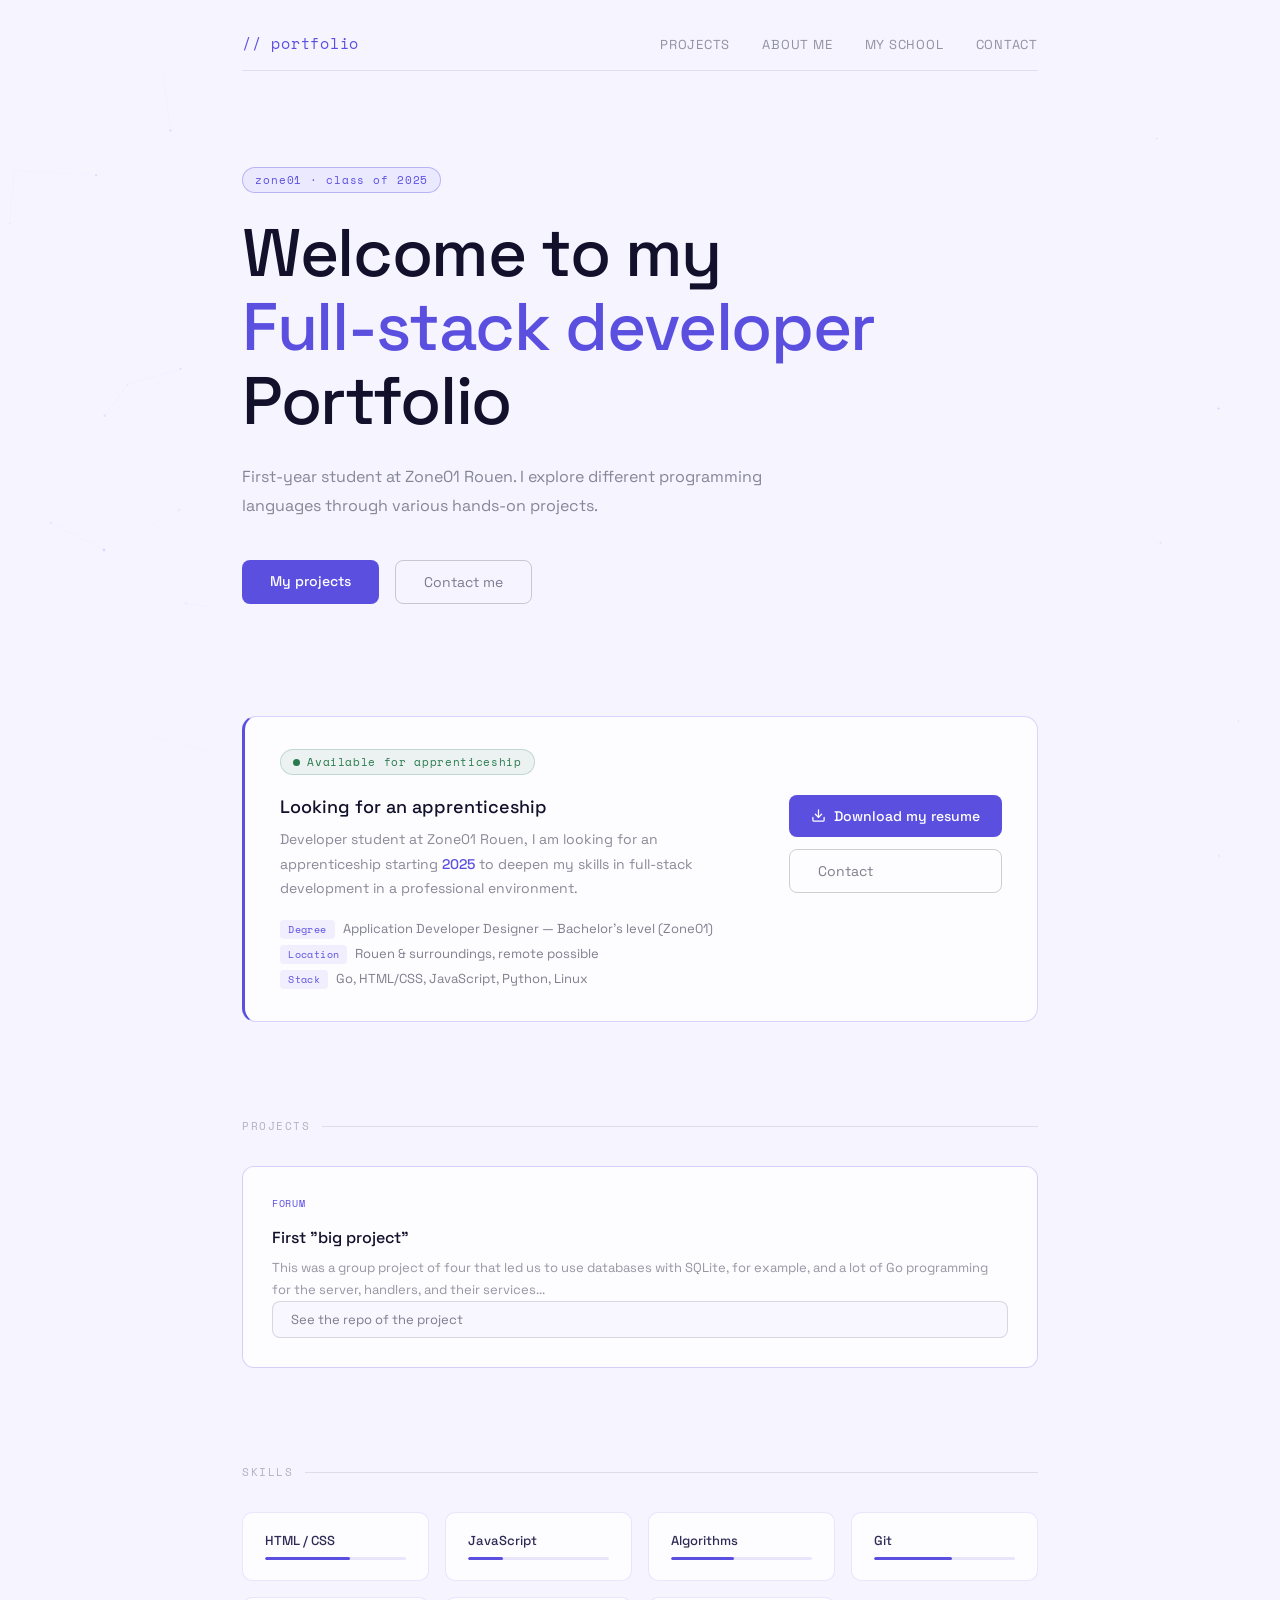
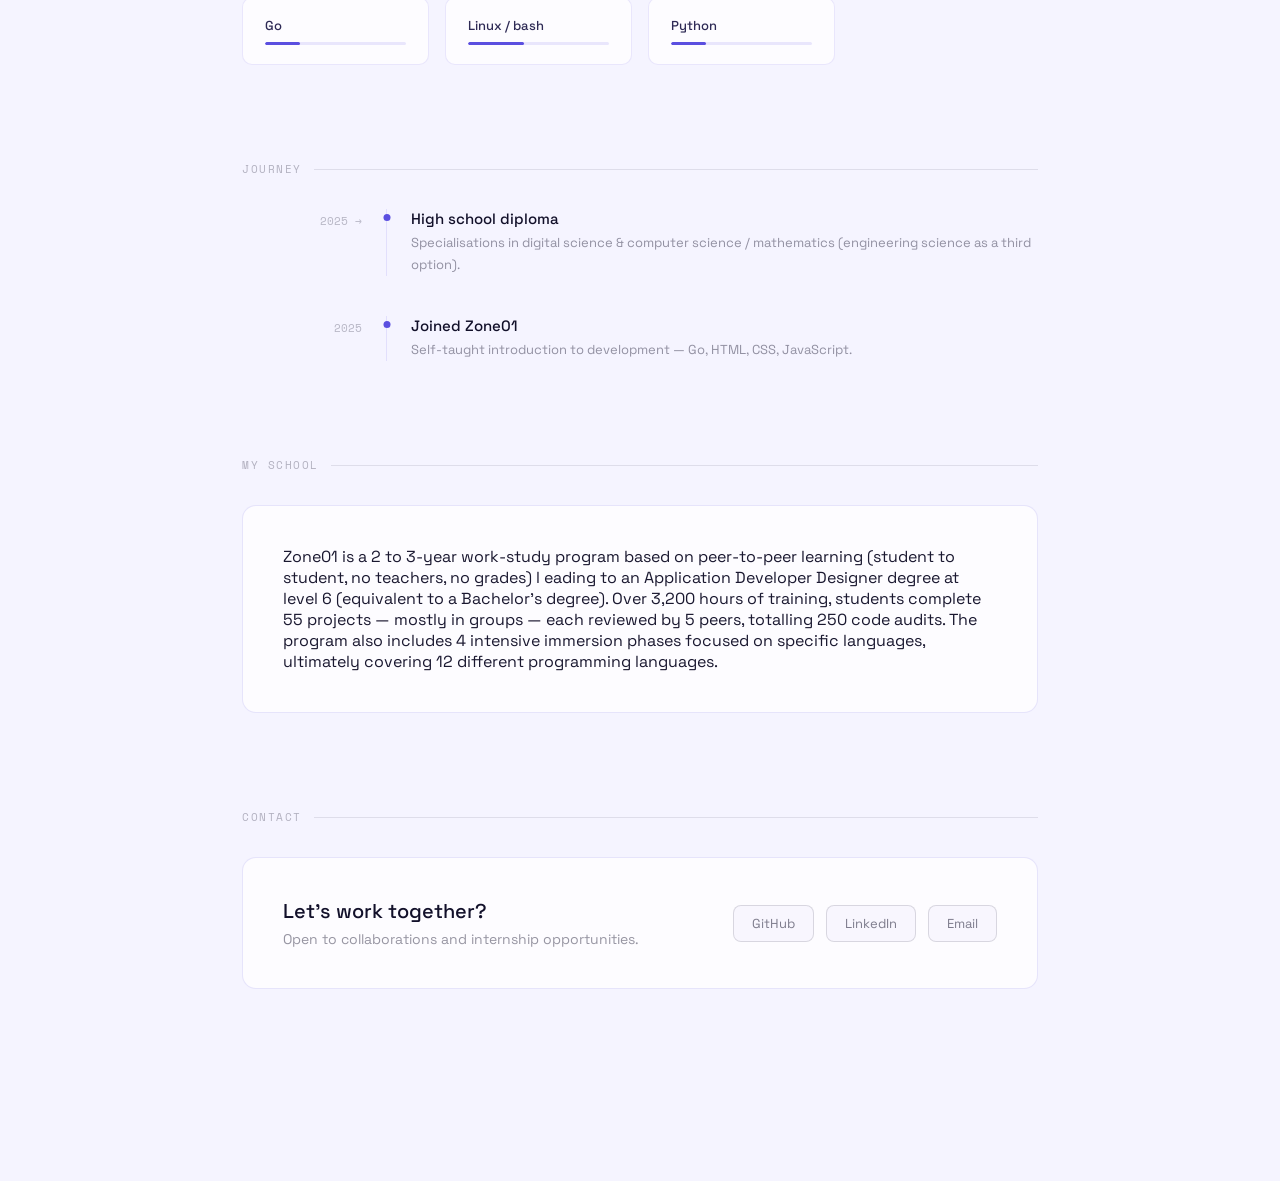
<file: index.html>
<!DOCTYPE html>
<html lang="en">
<head>
  <meta charset="UTF-8">
  <meta name="viewport" content="width=device-width, initial-scale=1.0">
  <link rel="stylesheet" href="index.css"/>
  <title>My Portfolio</title>
</head>
<body>

<canvas id="bg"></canvas>

<div class="port">
  <nav>
    <div class="logo">// portfolio</div>
    <ul>
      <li><a href="#projets" onclick="smoothScroll('projets')">Projects</a></li>
      <li><a href="#parcours" onclick="smoothScroll('parcours')">About me</a></li>
      <li><a href="#my-school" onclick="smoothScroll('my-school')">My school</a></li>
      <li><a href="#contact" onclick="smoothScroll('contact')">Contact</a></li>
    </ul>
  </nav>

  <div class="hero">
    <div class="hero-tag">zone01 · class of 2025</div>
    <h1>Welcome to my <br><span>Full-stack developer</span><br>Portfolio</h1>
    <p>First-year student at Zone01 Rouen. I explore different programming languages through various hands-on projects.</p>
    <div class="hero-cta">
      <a href="#projets" class="btn-primary" onclick="smoothScroll('projets')">My projects</a>
      <a href="#contact" class="btn-ghost" onclick="smoothScroll('contact')">Contact me</a>
    </div>
  </div>

  <!-- APPRENTICESHIP BANNER -->
  <section id="alternance">
    <div class="alternance-block">
      <div class="alternance-top">
        <div class="alternance-badge">
          <span class="badge-dot"></span>Available for apprenticeship
        </div>
      </div>
      <div class="alternance-body">
        <div class="alternance-content">
          <h3>Looking for an apprenticeship</h3>
          <p>Developer student at Zone01 Rouen, I am looking for an apprenticeship starting <strong>2025</strong> to deepen my skills in full-stack development in a professional environment.</p>
          <ul class="alternance-details">
            <li><span class="detail-label">Degree</span>Application Developer Designer — Bachelor's level (Zone01)</li>
            <li><span class="detail-label">Location</span>Rouen &amp; surroundings, remote possible</li>
            <li><span class="detail-label">Stack</span>Go, HTML/CSS, JavaScript, Python, Linux</li>
          </ul>
        </div>
        <div class="alternance-cta">
          <a href="CV_Paul_Vandewalle.pdf" download class="btn-cv">
            <svg xmlns="http://www.w3.org/2000/svg" width="15" height="15" viewBox="0 0 24 24" fill="none" stroke="currentColor" stroke-width="2" stroke-linecap="round" stroke-linejoin="round" aria-hidden="true"><path d="M21 15v4a2 2 0 0 1-2 2H5a2 2 0 0 1-2-2v-4"/><polyline points="7 10 12 15 17 10"/><line x1="12" y1="15" x2="12" y2="3"/></svg>
            Download my resume
          </a>
          <a href="#contact" onclick="smoothScroll('contact')" class="btn-ghost">Contact</a>
        </div>
      </div>
    </div>
  </section>

  <section id="projets">
    <div class="section-label">projects</div>
    <div class="projects-grid">
      <div class="project-card">
        <div class="tag">Forum</div>
        <h3>First "big project"</h3>
        <p>This was a group project of four that led us to use databases with SQLite, for example, 
          and a lot of Go programming for the server, handlers, and their services...
        </p>
        <a href="https://github.com/Papoute2407/project-forum" class="contact-link" target="_blank">See the repo of the project</a>
      </div>
    </div>
  </section>

  <section id="competences">
    <div class="section-label">skills</div>
    <div class="skills-grid">
      <div class="skill-item">
        <div class="skill-name">HTML / CSS</div>
        <div class="skill-bar-bg"><div class="skill-bar-fill" style="width:60%"></div></div>
      </div>
      <div class="skill-item">
        <div class="skill-name">JavaScript</div>
        <div class="skill-bar-bg"><div class="skill-bar-fill" style="width:25%; animation-delay:0.1s"></div></div>
      </div>
      <div class="skill-item">
        <div class="skill-name">Algorithms</div>
        <div class="skill-bar-bg"><div class="skill-bar-fill" style="width:45%; animation-delay:0.2s"></div></div>
      </div>
      <div class="skill-item">
        <div class="skill-name">Git</div>
        <div class="skill-bar-bg"><div class="skill-bar-fill" style="width:55%; animation-delay:0.3s"></div></div>
      </div>
      <div class="skill-item">
        <div class="skill-name">Go</div>
        <div class="skill-bar-bg"><div class="skill-bar-fill" style="width:25%; animation-delay:0.4s"></div></div>
      </div>
      <div class="skill-item">
        <div class="skill-name">Linux / bash</div>
        <div class="skill-bar-bg"><div class="skill-bar-fill" style="width:40%; animation-delay:0.5s"></div></div>
      </div>
      <div class="skill-item">
        <div class="skill-name">Python</div>
        <div class="skill-bar-bg"><div class="skill-bar-fill" style="width:25%; animation-delay:0.5s"></div></div>
      </div>
    </div>
  </section>

  <section id="parcours">
    <div class="section-label">journey</div>
    <div class="timeline">
      <div class="timeline-item">
        <div class="timeline-date">2025 →</div>
        <div class="timeline-line"><div class="timeline-dot"></div></div>
        <div class="timeline-content">
          <h4>High school diploma</h4>
          <p>Specialisations in digital science &amp; computer science / mathematics (engineering science as a third option).</p>
        </div>
      </div>
      <div class="timeline-item">
        <div class="timeline-date">2025</div>
        <div class="timeline-line"><div class="timeline-dot"></div></div>
        <div class="timeline-content">
          <h4>Joined Zone01</h4>
          <p>Self-taught introduction to development — Go, HTML, CSS, JavaScript.</p>
        </div>
      </div>
    </div>
  </section>

  <section id="my-school">
    <div class="section-label">my school</div>
    <div class="school-tag">
      <p>Zone01 is a 2 to 3-year work-study program based on peer-to-peer learning (student to student, no teachers, no grades) l
        eading to an Application Developer Designer degree at level 6 (equivalent to a Bachelor's degree). Over 3,200 hours of 
        training, students complete 55 projects — mostly in groups — each reviewed by 5 peers, totalling 250 code audits. 
        The program also includes 4 intensive immersion phases focused on specific languages, ultimately covering 12 different programming languages.
      </p>
    </div>
  </section>

  <section id="contact">
    <div class="section-label">contact</div>
    <div class="contact-block">
      <div>
        <h3>Let's work together?</h3>
        <p>Open to collaborations and internship opportunities.</p>
      </div>
      <div class="contact-links">
        <a href="https://github.com/Papoute2407" class="contact-link" target="_blank">GitHub</a>
        <a href="https://www.linkedin.com/in/paul-vandewalle-09b6993b1/" class="contact-link" target="_blank">LinkedIn</a>
        <a href="mailto:paul.vandewalle2407@gmail.com" class="contact-link">Email</a>
      </div>
    </div>
  </section>
</div>

<script src="index.js"></script>
</body>
</html>
</file>
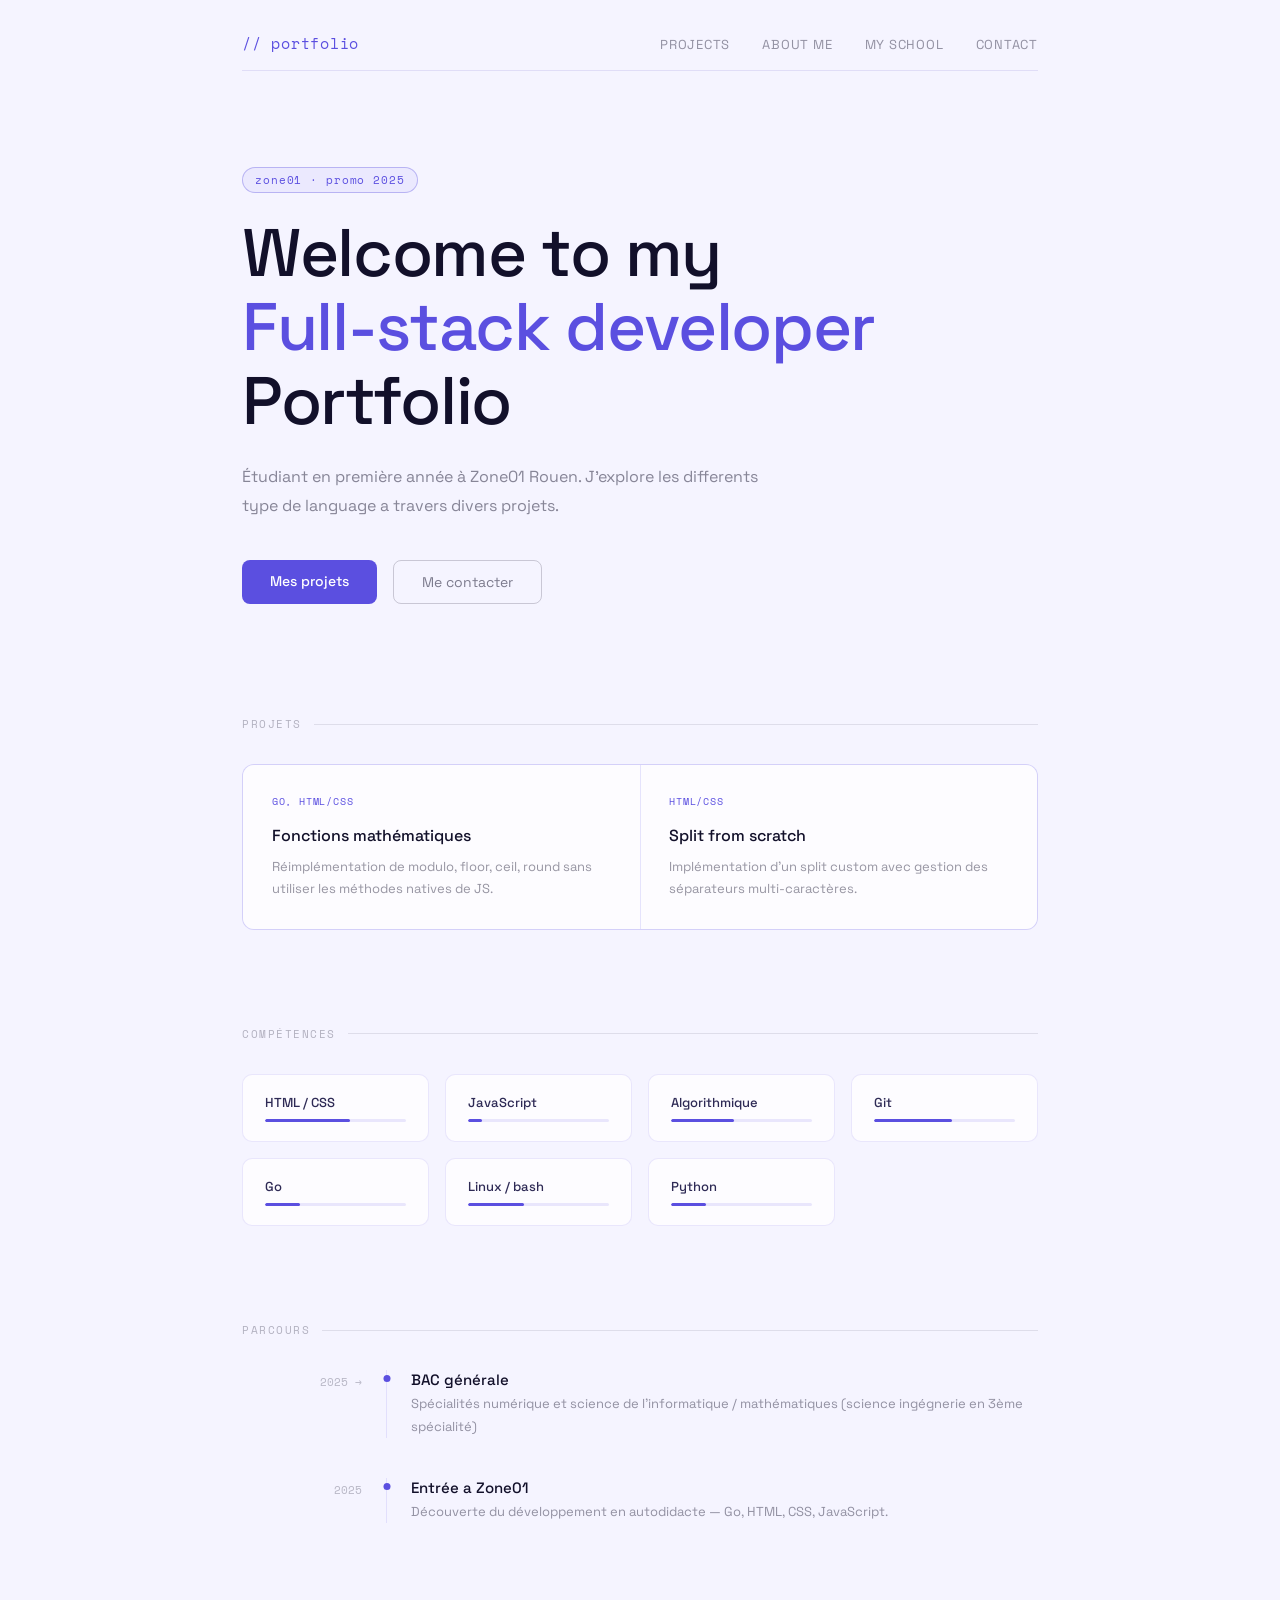
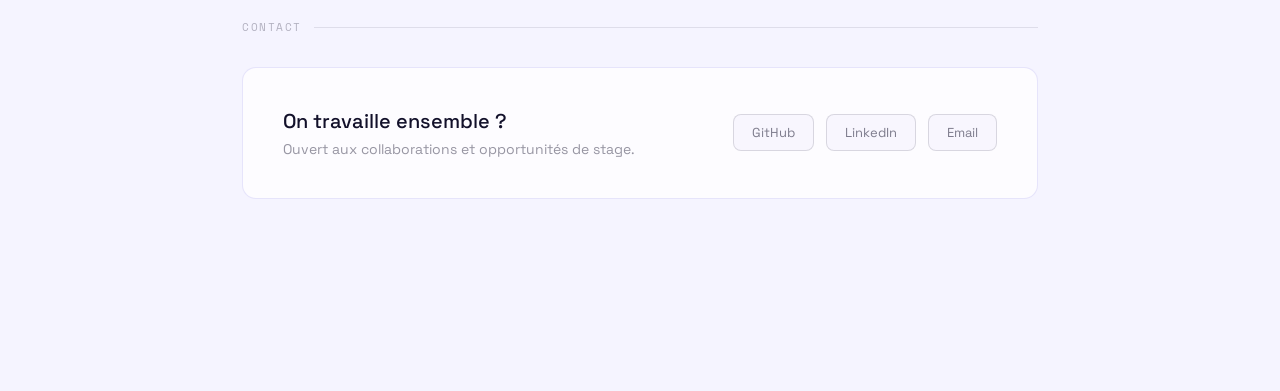
<file: portfolio_zone01.html>
<!DOCTYPE html>
<html lang="fr">
<head>
  <meta charset="UTF-8">
  <meta name="viewport" content="width=device-width, initial-scale=1.0">
  <link rel="stylesheet" href="index.css"/>
  <title>My Portfolio</title>
</head>
<body>

<canvas id="bg"></canvas>

<div class="port">
  <nav>
    <div class="logo">// portfolio</div>
    <ul>
      <li><a href="#">Projects</a></li>
      <li><a href="#">About me</a></li>
      <li><a href="#">My school</a></li>
      <li><a href="#">Contact</a></li>
    </ul>
  </nav>

  <div class="hero">
    <div class="hero-tag">zone01 · promo 2025</div>
    <h1>Welcome to my <br><span>Full-stack developer</span><br>Portfolio</h1>
    <p>Étudiant en première année à Zone01 Rouen. J'explore les differents type de language a travers divers projets.</p>
    <div class="hero-cta">
      <a href="#" class="btn-primary">Mes projets</a>
      <a href="#" class="btn-ghost">Me contacter</a>
    </div>
  </div>

  <section id="projets">
    <div class="section-label">projets</div>
    <div class="projects-grid">
      <div class="project-card">
        <div class="tag">Go, HTML/CSS</div>
        <h3>Fonctions mathématiques</h3>
        <p>Réimplémentation de modulo, floor, ceil, round sans utiliser les méthodes natives de JS.</p>
      </div>
      <div class="project-card">
        <div class="tag">HTML/CSS</div>
        <h3>Split from scratch</h3>
        <p>Implémentation d'un split custom avec gestion des séparateurs multi-caractères.</p>
      </div>
    </div>
  </section>

  <section id="competences">
    <div class="section-label">compétences</div>
    <div class="skills-grid">
      <div class="skill-item">
        <div class="skill-name">HTML / CSS</div>
        <div class="skill-bar-bg"><div class="skill-bar-fill" style="width:60%"></div></div>
      </div>
      <div class="skill-item">
        <div class="skill-name">JavaScript</div>
        <div class="skill-bar-bg"><div class="skill-bar-fill" style="width:10%; animation-delay:0.1s"></div></div>
      </div>
      <div class="skill-item">
        <div class="skill-name">Algorithmique</div>
        <div class="skill-bar-bg"><div class="skill-bar-fill" style="width:45%; animation-delay:0.2s"></div></div>
      </div>
      <div class="skill-item">
        <div class="skill-name">Git</div>
        <div class="skill-bar-bg"><div class="skill-bar-fill" style="width:55%; animation-delay:0.3s"></div></div>
      </div>
      <div class="skill-item">
        <div class="skill-name">Go</div>
        <div class="skill-bar-bg"><div class="skill-bar-fill" style="width:25%; animation-delay:0.4s"></div></div>
      </div>
      <div class="skill-item">
        <div class="skill-name">Linux / bash</div>
        <div class="skill-bar-bg"><div class="skill-bar-fill" style="width:40%; animation-delay:0.5s"></div></div>
      </div>
      <div class="skill-item">
        <div class="skill-name">Python</div>
        <div class="skill-bar-bg"><div class="skill-bar-fill" style="width:25%; animation-delay:0.5s"></div></div>
      </div>
    </div>
  </section>

  <section id="parcours">
    <div class="section-label">parcours</div>
    <div class="timeline">
      <div class="timeline-item">
        <div class="timeline-date">2025 →</div>
        <div class="timeline-line"><div class="timeline-dot"></div></div>
        <div class="timeline-content">
          <h4>BAC générale</h4>
          <p>Spécialités numérique et science de l'informatique / mathématiques (science ingégnerie en 3ème spécialité)</p>
        </div>
      </div>
      <div class="timeline-item">
        <div class="timeline-date">2025</div>
        <div class="timeline-line"><div class="timeline-dot"></div></div>
        <div class="timeline-content">
          <h4>Entrée a Zone01</h4>
          <p>Découverte du développement en autodidacte — Go, HTML, CSS, JavaScript.</p>
        </div>
      </div>
    </div>
  </section>

  <section id="contact">
    <div class="section-label">contact</div>
    <div class="contact-block">
      <div>
        <h3>On travaille ensemble ?</h3>
        <p>Ouvert aux collaborations et opportunités de stage.</p>
      </div>
      <div class="contact-links">
        <a href="https://github.com/Papoute2407" class="contact-link">GitHub</a>
        <a href="https://www.linkedin.com/in/paul-vandewalle-09b6993b1/" class="contact-link">LinkedIn</a>
        <a href="mailto:paul.vandewalle2407@gmail.com" class="contact-link">Email</a>
      </div>
    </div>
  </section>
</div>
<script>index.js</script>
</body>
</html>
</file>
<file: index.css>
@import url('https://fonts.googleapis.com/css2?family=Space+Grotesk:wght@300;400;500;600&family=Space+Mono&display=swap');

* { box-sizing: border-box; margin: 0; padding: 0; }

body, .port {
  background: #f5f4ff;
  color: #1a1830;
  font-family: 'Space Grotesk', sans-serif;
  min-height: 100vh;
}

canvas#bg {
  position: fixed;
  top: 0; left: 0;
  width: 100%; height: 100%;
  z-index: 0;
  pointer-events: none;
}

.port {
  position: relative;
  z-index: 1;
  max-width: 860px;
  margin: 0 auto;
  padding: 0 2rem 6rem;
}

nav {
  display: flex;
  justify-content: space-between;
  align-items: center;
  padding: 2rem 0 1rem;
  border-bottom: 0.5px solid rgba(100,90,200,0.15);
  margin-bottom: 6rem;
}

.logo {
  font-family: 'Space Mono', monospace;
  font-size: 15px;
  color: #5b4fe0;
  letter-spacing: 0.05em;
}

nav ul {
  list-style: none;
  display: flex;
  gap: 2rem;
}

nav ul li a {
  color: rgba(26,24,48,0.45);
  text-decoration: none;
  font-size: 13px;
  letter-spacing: 0.06em;
  text-transform: uppercase;
  transition: color 0.2s;
  cursor: pointer;
}

nav ul li a:hover { color: #1a1830; }

.hero { margin-bottom: 7rem; }

.hero-tag {
  display: inline-block;
  font-family: 'Space Mono', monospace;
  font-size: 11px;
  color: #5b4fe0;
  border: 0.5px solid rgba(91,79,224,0.35);
  padding: 4px 12px;
  border-radius: 20px;
  margin-bottom: 1.5rem;
  letter-spacing: 0.08em;
  background: rgba(91,79,224,0.06);
}

.hero h1 {
  font-size: clamp(2.4rem, 6vw, 4.2rem);
  font-weight: 500;
  line-height: 1.1;
  letter-spacing: -0.02em;
  margin-bottom: 1.5rem;
  color: #12102a;
}

.hero h1 span { color: #5b4fe0; }

.hero p {
  font-size: 16px;
  line-height: 1.8;
  color: rgba(26,24,48,0.5);
  max-width: 520px;
  margin-bottom: 2.5rem;
}

.hero-cta {
  display: flex;
  gap: 1rem;
  flex-wrap: wrap;
}

.btn-primary {
  background: #5b4fe0;
  color: #fff;
  border: none;
  padding: 12px 28px;
  border-radius: 8px;
  font-family: 'Space Grotesk', sans-serif;
  font-size: 14px;
  font-weight: 500;
  cursor: pointer;
  transition: opacity 0.2s, transform 0.15s;
  text-decoration: none;
  display: inline-block;
}

.btn-primary:hover { opacity: 0.85; transform: translateY(-1px); }

.btn-ghost {
  background: transparent;
  color: rgba(26,24,48,0.55);
  border: 0.5px solid rgba(26,24,48,0.2);
  padding: 12px 28px;
  border-radius: 8px;
  font-family: 'Space Grotesk', sans-serif;
  font-size: 14px;
  cursor: pointer;
  transition: border-color 0.2s, color 0.2s;
  text-decoration: none;
  display: inline-block;
}

.btn-ghost:hover { border-color: rgba(26,24,48,0.45); color: #1a1830; }

.section-label {
  font-family: 'Space Mono', monospace;
  font-size: 11px;
  color: rgba(26,24,48,0.3);
  letter-spacing: 0.14em;
  text-transform: uppercase;
  margin-bottom: 2rem;
  display: flex;
  align-items: center;
  gap: 12px;
}

.section-label::after {
  content: '';
  flex: 1;
  height: 0.5px;
  background: rgba(26,24,48,0.1);
}

section { margin-bottom: 6rem; }

/* ── ALTERNANCE ── */
.alternance-block {
  background: #fdfcff;
  border: 0.5px solid rgba(91,79,224,0.22);
  border-left: 3px solid #5b4fe0;
  border-radius: 14px;
  padding: 2rem 2.2rem;
  margin-bottom: 0;
}

.alternance-top {
  margin-bottom: 1.2rem;
}

.alternance-badge {
  display: inline-flex;
  align-items: center;
  gap: 7px;
  font-family: 'Space Mono', monospace;
  font-size: 11px;
  color: #2a7a4e;
  background: rgba(42,122,78,0.08);
  border: 0.5px solid rgba(42,122,78,0.22);
  padding: 4px 12px;
  border-radius: 20px;
  letter-spacing: 0.06em;
}

.badge-dot {
  width: 7px;
  height: 7px;
  background: #2a7a4e;
  border-radius: 50%;
  display: inline-block;
  animation: pulse 2s ease-in-out infinite;
}

@keyframes pulse {
  0%, 100% { opacity: 1; transform: scale(1); }
  50% { opacity: 0.5; transform: scale(0.85); }
}

.alternance-body {
  display: flex;
  justify-content: space-between;
  align-items: flex-start;
  gap: 2rem;
  flex-wrap: wrap;
}

.alternance-content { flex: 1; min-width: 260px; }

.alternance-content h3 {
  font-size: 18px;
  font-weight: 500;
  color: #12102a;
  margin-bottom: 0.6rem;
}

.alternance-content p {
  font-size: 14px;
  color: rgba(26,24,48,0.5);
  line-height: 1.75;
  margin-bottom: 1.2rem;
}

.alternance-content strong {
  color: #5b4fe0;
  font-weight: 500;
}

.alternance-details {
  list-style: none;
  display: flex;
  flex-direction: column;
  gap: 6px;
}

.alternance-details li {
  font-size: 13px;
  color: rgba(26,24,48,0.55);
  display: flex;
  align-items: baseline;
  gap: 8px;
}

.detail-label {
  font-family: 'Space Mono', monospace;
  font-size: 10px;
  color: #5b4fe0;
  background: rgba(91,79,224,0.07);
  padding: 2px 8px;
  border-radius: 4px;
  white-space: nowrap;
  letter-spacing: 0.04em;
}

.alternance-cta {
  display: flex;
  flex-direction: column;
  gap: 0.75rem;
  min-width: 180px;
  align-items: stretch;
}

.btn-cv {
  display: flex;
  align-items: center;
  justify-content: center;
  gap: 8px;
  background: #5b4fe0;
  color: #fff;
  border: none;
  padding: 12px 22px;
  border-radius: 8px;
  font-family: 'Space Grotesk', sans-serif;
  font-size: 14px;
  font-weight: 500;
  cursor: pointer;
  transition: opacity 0.2s, transform 0.15s;
  text-decoration: none;
}

.btn-cv:hover { opacity: 0.85; transform: translateY(-1px); }

/* ── PROJECTS ── */
.projects-grid {
  display: grid;
  grid-template-columns: repeat(auto-fit, minmax(0, 1fr));
  gap: 1px;
  background: rgba(91,79,224,0.1);
  border-radius: 12px;
  overflow: hidden;
  border: 0.5px solid rgba(91,79,224,0.12);
}

.project-card {
  background: #fdfcff;
  padding: 1.8rem;
  transition: background 0.2s;
  cursor: pointer;
}

.project-card:hover { background: #f0eeff; }

.project-card .tag {
  font-family: 'Space Mono', monospace;
  font-size: 10px;
  color: #5b4fe0;
  letter-spacing: 0.08em;
  margin-bottom: 1rem;
  text-transform: uppercase;
}

.project-card h3 {
  font-size: 16px;
  font-weight: 500;
  color: #12102a;
  margin-bottom: 0.6rem;
}

.project-card p {
  font-size: 13px;
  color: rgba(26,24,48,0.45);
  line-height: 1.7;
}

/* ── SKILLS ── */
.skills-grid {
  display: grid;
  grid-template-columns: repeat(auto-fit, minmax(160px, 1fr));
  gap: 1rem;
}

.skill-item {
  background: #fdfcff;
  border: 0.5px solid rgba(91,79,224,0.12);
  border-radius: 10px;
  padding: 1.2rem 1.4rem;
  display: flex;
  flex-direction: column;
  gap: 8px;
}

.skill-name {
  font-size: 13px;
  font-weight: 500;
  color: #2e2a55;
}

.skill-bar-bg {
  height: 3px;
  background: rgba(91,79,224,0.12);
  border-radius: 2px;
  overflow: hidden;
}

.skill-bar-fill {
  height: 100%;
  background: #5b4fe0;
  border-radius: 2px;
  transform-origin: left;
  animation: growBar 1.2s cubic-bezier(0.16,1,0.3,1) both;
}

@keyframes growBar {
  from { transform: scaleX(0); }
  to { transform: scaleX(1); }
}

/* ── TIMELINE ── */
.timeline {
  display: flex;
  flex-direction: column;
  gap: 0;
}

.timeline-item {
  display: grid;
  grid-template-columns: 120px 1px 1fr;
  gap: 0 1.5rem;
  padding-bottom: 2.5rem;
}

.timeline-item:last-child { padding-bottom: 0; }

.timeline-date {
  font-family: 'Space Mono', monospace;
  font-size: 11px;
  color: rgba(26,24,48,0.28);
  padding-top: 4px;
  text-align: right;
}

.timeline-line {
  background: rgba(91,79,224,0.12);
  position: relative;
  display: flex;
  justify-content: center;
}

.timeline-dot {
  width: 7px;
  height: 7px;
  background: #5b4fe0;
  border-radius: 50%;
  position: absolute;
  top: 5px;
  left: 50%;
  transform: translateX(-50%);
}

.timeline-content h4 {
  font-size: 15px;
  font-weight: 500;
  color: #12102a;
  margin-bottom: 4px;
}

.timeline-content p {
  font-size: 13px;
  color: rgba(26,24,48,0.45);
  line-height: 1.7;
}

/* ── CONTACT & SCHOOL ── */
.contact-block, .school-tag {
  background: #fdfcff;
  border: 0.5px solid rgba(91,79,224,0.14);
  border-radius: 14px;
  padding: 2.5rem;
  display: flex;
  justify-content: space-between;
  align-items: center;
  flex-wrap: wrap;
  gap: 1.5rem;
}

.contact-block h3 {
  font-size: 20px;
  font-weight: 500;
  color: #12102a;
  margin-bottom: 6px;
}

.contact-block p {
  font-size: 14px;
  color: rgba(26,24,48,0.45);
}

.contact-links {
  display: flex;
  gap: 0.75rem;
  flex-wrap: wrap;
}

.contact-link {
  display: flex;
  align-items: center;
  gap: 6px;
  padding: 9px 18px;
  border: 0.5px solid rgba(26,24,48,0.14);
  border-radius: 8px;
  color: rgba(26,24,48,0.55);
  text-decoration: none;
  font-size: 13px;
  transition: all 0.2s;
  background: rgba(91,79,224,0.03);
}

.contact-link:hover {
  border-color: rgba(91,79,224,0.4);
  color: #5b4fe0;
}
</file>
